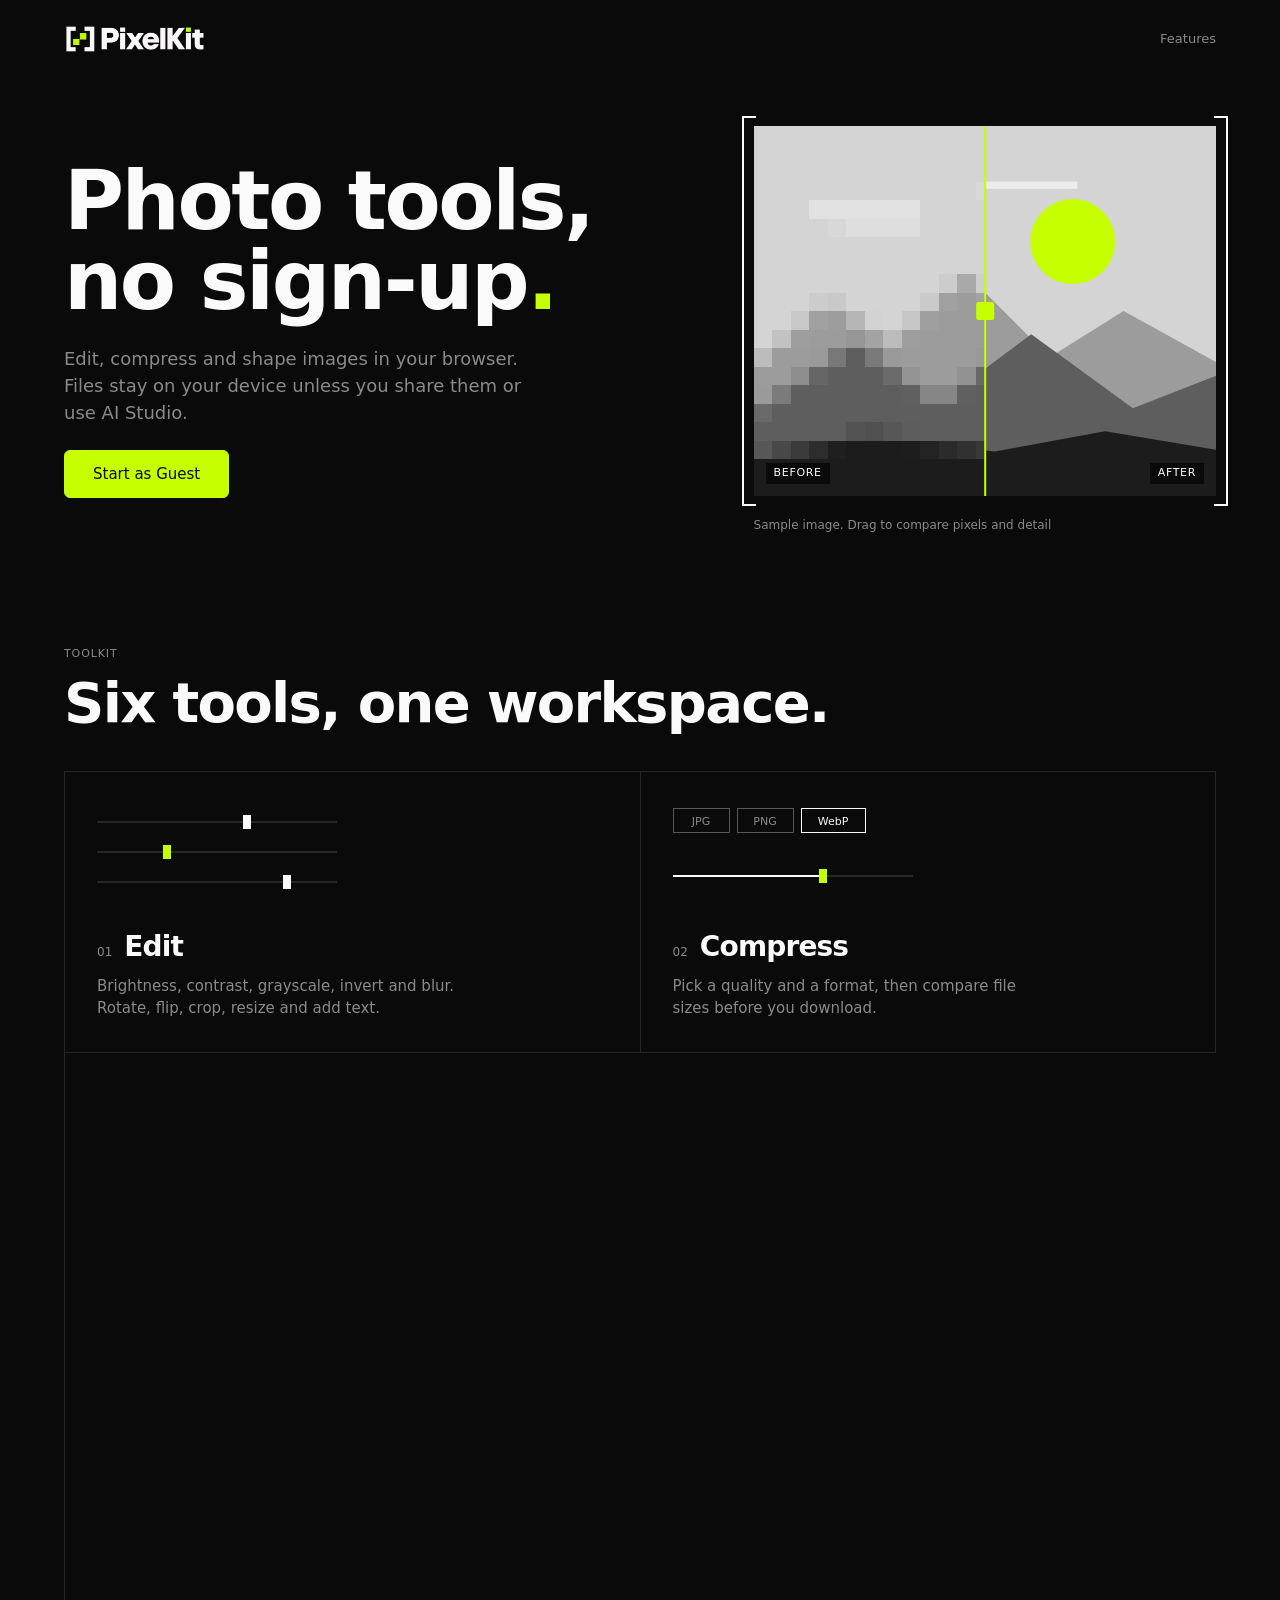
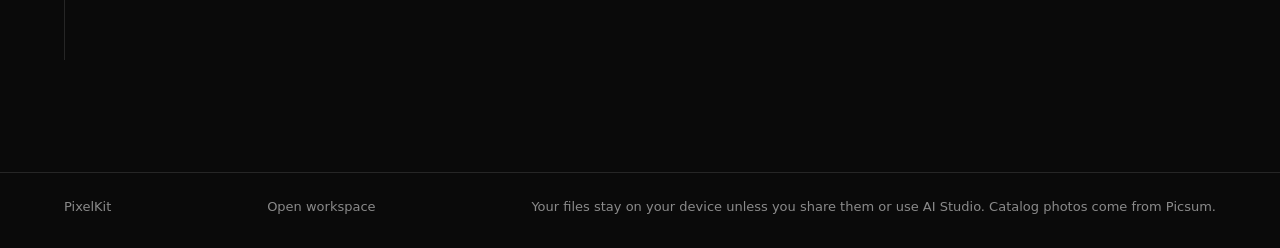
<file: index.html>
<!doctype html>
<html lang="en">
<head>
<meta charset="utf-8">
<meta name="viewport" content="width=device-width, initial-scale=1">
<meta name="description" content="PixelKit is a photo toolkit that runs in your browser: edit, compress, make memes and posts, and find images.">
<meta name="theme-color" content="#0a0a0a">
<meta http-equiv="Content-Security-Policy" content="default-src 'self'; script-src 'self'; style-src 'self' https://fonts.googleapis.com; font-src https://fonts.gstatic.com; img-src 'self' data: blob:; connect-src 'self'; object-src 'none'; base-uri 'self'">
<link rel="icon" type="image/png" href="assets/PixelKit_Icon_Transparent.png">
<link rel="preconnect" href="https://fonts.googleapis.com">
<link rel="preconnect" href="https://fonts.gstatic.com" crossorigin>
<link rel="stylesheet" href="https://fonts.googleapis.com/css2?family=Inter:wght@400;500&family=Space+Grotesk:wght@700&display=swap">
<link rel="stylesheet" href="css/tokens.css">
<link rel="stylesheet" href="css/base.css">
<title>PixelKit — Photo toolkit in your browser</title>
<link rel="stylesheet" href="css/landing.css">
</head>
<body class="landing">
<header class="wrap site-header">
  <a class="logo" href="index.html" aria-label="PixelKit home"><img src="assets/PixelKit_Logo_Transparent.png" alt="PixelKit"></a>
  <a class="text-link" href="#features">Features</a>
</header>

<main>
  <section class="wrap hero">
    <div class="hero__copy">
      <h1><span>Photo tools,</span> <span>no sign-up<span class="dot">.</span></span></h1>
      <p>Edit, compress and shape images in your browser. Files stay on your device unless you share them or use AI Studio.</p>
      <a class="btn btn--primary btn--lg" href="app.html">Start as Guest</a>
    </div>
    <figure class="hero__preview">
      <div class="compare">
        <img src="assets/hero-sample.svg" width="500" height="400" alt="Sample landscape image with a lime sun">
      </div>
      <figcaption>Sample image. Drag to compare pixels and detail</figcaption>
    </figure>
  </section>

  <section class="wrap features" id="features" aria-labelledby="features-title">
    <div class="features__head">
      <p class="eyebrow">Toolkit</p>
      <h2 id="features-title">Six tools, one workspace.</h2>
    </div>
    <div class="features__grid">
      <article class="module">
        <svg class="module__visual" viewBox="0 0 240 96" aria-hidden="true">
          <line class="v-line" x1="0" y1="18" x2="240" y2="18"/><rect class="v-knob" x="146" y="11" width="8" height="14"/>
          <line class="v-line" x1="0" y1="48" x2="240" y2="48"/><rect class="v-lime" x="66" y="41" width="8" height="14"/>
          <line class="v-line" x1="0" y1="78" x2="240" y2="78"/><rect class="v-knob" x="186" y="71" width="8" height="14"/>
        </svg>
        <h3><span class="module__n">01</span>Edit</h3>
        <p>Brightness, contrast, grayscale, invert and blur. Rotate, flip, crop, resize and add text.</p>
      </article>
      <article class="module">
        <svg class="module__visual" viewBox="0 0 240 96" aria-hidden="true">
          <rect class="v-box" x="0.5" y="4.5" width="56" height="24"/><text class="v-text" x="28" y="21" text-anchor="middle">JPG</text>
          <rect class="v-box" x="64.5" y="4.5" width="56" height="24"/><text class="v-text" x="92" y="21" text-anchor="middle">PNG</text>
          <rect class="v-box v-box--on" x="128.5" y="4.5" width="64" height="24"/><text class="v-text v-text--on" x="160" y="21" text-anchor="middle">WebP</text>
          <line class="v-line" x1="0" y1="72" x2="240" y2="72"/>
          <line class="v-fill" x1="0" y1="72" x2="150" y2="72"/><rect class="v-lime" x="146" y="65" width="8" height="14"/>
        </svg>
        <h3><span class="module__n">02</span>Compress</h3>
        <p>Pick a quality and a format, then compare file sizes before you download.</p>
      </article>
      <article class="module">
        <svg class="module__visual" viewBox="0 0 240 96" aria-hidden="true">
          <rect class="v-box" x="0.5" y="12.5" width="72" height="72"/>
          <rect class="v-knob" x="10" y="20" width="53" height="6"/><rect class="v-lime" x="10" y="70" width="53" height="6"/>
          <rect class="v-box" x="88.5" y="8.5" width="40.5" height="72"/>
          <rect class="v-knob" x="96" y="16" width="25" height="6"/><rect class="v-lime" x="96" y="66" width="25" height="6"/>
          <text class="v-text" x="148" y="38">Post · 1:1</text>
          <text class="v-text" x="148" y="62">Status · 9:16</text>
        </svg>
        <h3><span class="module__n">03</span>Meme &amp; Post</h3>
        <p>Top and bottom text with Instagram and WhatsApp Status sizes.</p>
      </article>
      <article class="module">
        <svg class="module__visual" viewBox="0 0 240 96" aria-hidden="true">
          <rect class="v-lime" x="8" y="18" width="104" height="60"/><circle class="v-knob" cx="96" cy="56" r="30"/>
          <rect class="v-box v-box--on" x="60.5" y="20.5" width="71" height="71"/>
          <text class="v-text v-text--on" x="152" y="44">Logo</text><text class="v-text" x="152" y="68">PNG</text>
        </svg>
        <h3><span class="module__n">04</span>Logo Maker</h3>
        <p>Add text, rectangles and circles, drag them into place and set their layer order. Export a PNG with a transparent or solid background.</p>
      </article>
      <article class="module">
        <svg class="module__visual" viewBox="0 0 240 96" aria-hidden="true">
          <rect class="v-tile" x="0" y="6" width="38" height="38" fill-opacity=".14"/><rect class="v-tile" x="46" y="6" width="38" height="38" fill-opacity=".28"/>
          <rect class="v-lime" x="92" y="6" width="38" height="38"/><rect class="v-tile" x="138" y="6" width="38" height="38" fill-opacity=".2"/>
          <rect class="v-tile" x="0" y="52" width="38" height="38" fill-opacity=".3"/><rect class="v-tile" x="46" y="52" width="38" height="38" fill-opacity=".16"/>
          <rect class="v-tile" x="92" y="52" width="38" height="38" fill-opacity=".24"/><rect class="v-tile" x="138" y="52" width="38" height="38" fill-opacity=".12"/>
        </svg>
        <h3><span class="module__n">05</span>Discover</h3>
        <p>Browse free photos from Picsum and send one straight into your workspace.</p>
      </article>
      <article class="module">
        <svg class="module__visual" viewBox="0 0 240 96" aria-hidden="true">
          <rect class="v-box" x="0.5" y="24.5" width="120" height="24"/><text class="v-text" x="10" y="41">Prompt</text>
          <path class="v-line" d="M140 36h24"/>
          <rect class="v-box v-box--on" x="180.5" y="4.5" width="56" height="64"/><rect class="v-lime" x="196" y="20" width="24" height="24"/>
          <line class="v-line" x1="0" y1="84" x2="240" y2="84"/>
        </svg>
        <h3><span class="module__n">06</span>AI Studio</h3>
        <p>Describe an image and AI draws it for free. Then change it with words, download it or open it in another tool.</p>
      </article>
    </div>
  </section>
</main>

<footer class="site-footer"><div class="wrap site-footer__row">
  <span>PixelKit</span>
  <a class="text-link" href="app.html">Open workspace</a>
  <span>Your files stay on your device unless you share them or use AI Studio. Catalog photos come from Picsum.</span>
</div></footer>
<script type="module" src="js/landing.js"></script>
</body>
</html>
</file>
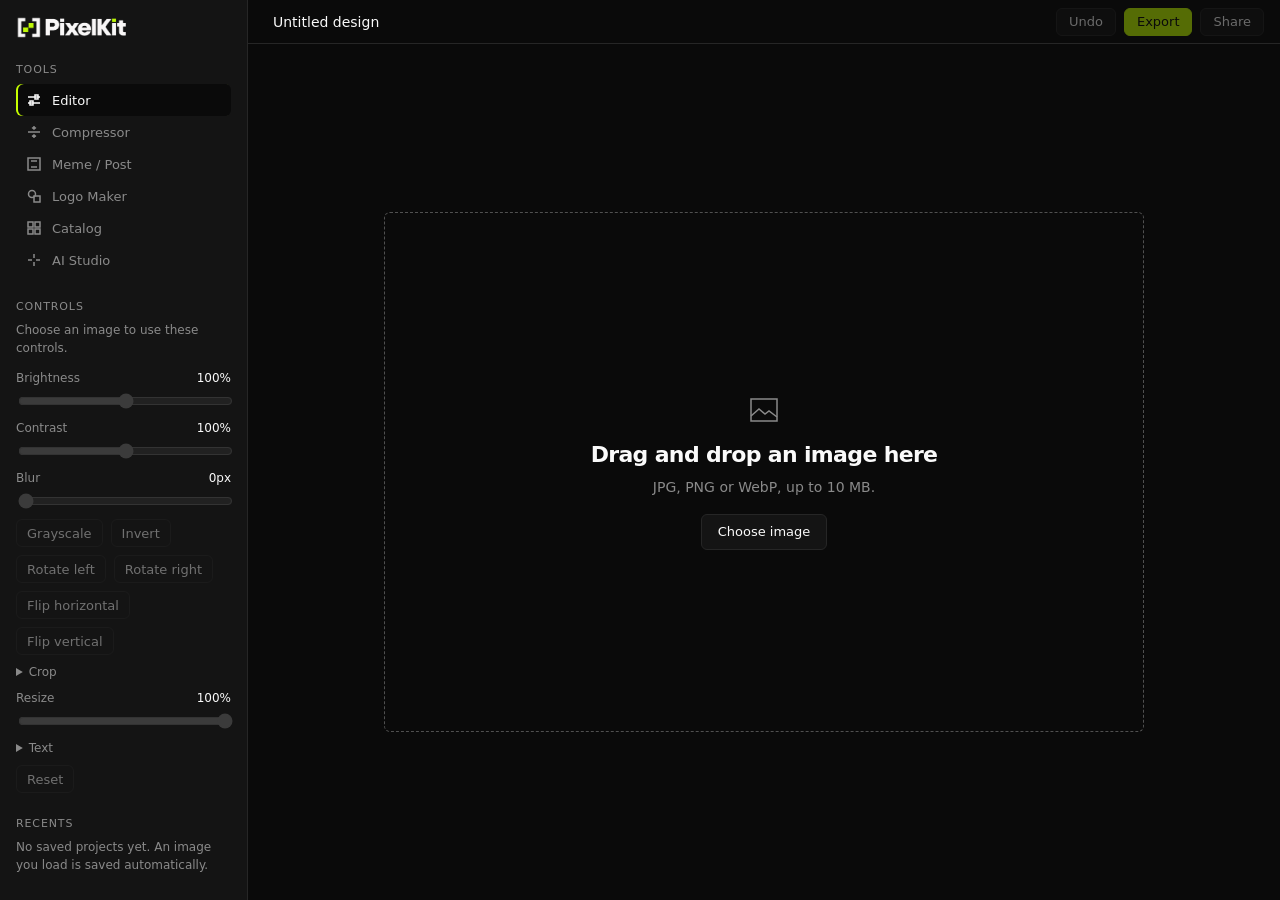
<file: app.html>
<!doctype html>
<html lang="en">
<head>
<meta charset="utf-8">
<meta name="viewport" content="width=device-width, initial-scale=1">
<meta http-equiv="Content-Security-Policy" content="default-src 'self'; script-src 'self'; style-src 'self' https://fonts.googleapis.com; font-src https://fonts.gstatic.com; img-src 'self' data: blob: https://picsum.photos https://fastly.picsum.photos; connect-src 'self' https://picsum.photos https://fastly.picsum.photos https://pixelkit-ai.hashir-dev.workers.dev; object-src 'none'; base-uri 'self'">
<link rel="icon" type="image/png" href="assets/PixelKit_Icon_Transparent.png">
<link rel="preconnect" href="https://fonts.googleapis.com">
<link rel="preconnect" href="https://fonts.gstatic.com" crossorigin>
<link rel="stylesheet" href="https://fonts.googleapis.com/css2?family=Inter:wght@400;500&family=Space+Grotesk:wght@700&display=swap">
<link rel="stylesheet" href="css/tokens.css">
<link rel="stylesheet" href="css/base.css">
<title>Editor — PixelKit</title>
<link rel="stylesheet" href="css/workspace.css">
</head>
<body class="workspace">
<h1 class="visually-hidden">PixelKit workspace</h1>

<aside class="console" aria-label="Console">
  <a class="logo" href="index.html" aria-label="Back to PixelKit home"><img src="assets/PixelKit_Logo_Transparent.png" alt="PixelKit"></a>

  <nav class="panel tools" aria-labelledby="tools-title">
    <h2 id="tools-title">Tools</h2>
    <ul>
      <li><button class="tool" type="button" data-tool="editor" aria-current="true">
        <svg viewBox="0 0 16 16" aria-hidden="true"><path d="M2 5h12M2 11h12"/><rect x="9" y="3" width="3" height="4"/><rect x="4" y="9" width="3" height="4"/></svg><span>Editor</span></button></li>
      <li><button class="tool" type="button" data-tool="compressor">
        <svg viewBox="0 0 16 16" aria-hidden="true"><path d="M2 8h12M8 2v3M6 3.5l2 1.5 2-1.5M8 14v-3M6 12.5L8 11l2 1.5"/></svg><span>Compressor</span></button></li>
      <li><button class="tool" type="button" data-tool="meme">
        <svg viewBox="0 0 16 16" aria-hidden="true"><rect x="2" y="2" width="12" height="12"/><path d="M5 5h6M5 11h6"/></svg><span>Meme / Post</span></button></li>
      <li><button class="tool" type="button" data-tool="logo">
        <svg viewBox="0 0 16 16" aria-hidden="true"><circle cx="6" cy="6" r="3.5"/><rect x="8" y="8" width="6" height="6"/></svg><span>Logo Maker</span></button></li>
      <li><button class="tool" type="button" data-tool="catalog">
        <svg viewBox="0 0 16 16" aria-hidden="true"><rect x="2" y="2" width="5" height="5"/><rect x="9" y="2" width="5" height="5"/><rect x="2" y="9" width="5" height="5"/><rect x="9" y="9" width="5" height="5"/></svg><span>Catalog</span></button></li>
      <li><button class="tool" type="button" data-tool="ai">
        <svg viewBox="0 0 16 16" aria-hidden="true"><path d="M8 2v4M8 10v4M2 8h4M10 8h4"/></svg><span>AI Studio</span></button></li>
    </ul>
  </nav>

  <section class="panel panel--controls" aria-labelledby="controls-title">
    <h2 id="controls-title">Controls</h2>

    <div data-controls="editor">
      <p class="note" id="editor-note"></p>
      <div class="fields">
        <label class="field" for="brightness"><span>Brightness <output id="out-brightness"></output></span><input type="range" id="brightness" min="0" max="200" value="100" disabled></label>
        <label class="field" for="contrast"><span>Contrast <output id="out-contrast"></output></span><input type="range" id="contrast" min="0" max="200" value="100" disabled></label>
        <label class="field" for="blur"><span>Blur <output id="out-blur"></output></span><input type="range" id="blur" min="0" max="20" value="0" disabled></label>
        <button class="btn" type="button" id="grayscale" aria-pressed="false" disabled>Grayscale</button>
        <button class="btn" type="button" id="invert" aria-pressed="false" disabled>Invert</button>
        <button class="btn" type="button" id="rotate-left" disabled>Rotate left</button>
        <button class="btn" type="button" id="rotate-right" disabled>Rotate right</button>
        <button class="btn" type="button" id="flip-h" aria-pressed="false" disabled>Flip horizontal</button>
        <button class="btn" type="button" id="flip-v" aria-pressed="false" disabled>Flip vertical</button>
        <details>
          <summary>Crop</summary>
          <div class="fields">
            <label class="field" for="crop-left"><span>Trim left <output id="out-crop-left"></output></span><input type="range" id="crop-left" min="0" max="90" value="0" disabled></label>
            <label class="field" for="crop-top"><span>Trim top <output id="out-crop-top"></output></span><input type="range" id="crop-top" min="0" max="90" value="0" disabled></label>
            <label class="field" for="crop-right"><span>Trim right <output id="out-crop-right"></output></span><input type="range" id="crop-right" min="0" max="90" value="0" disabled></label>
            <label class="field" for="crop-bottom"><span>Trim bottom <output id="out-crop-bottom"></output></span><input type="range" id="crop-bottom" min="0" max="90" value="0" disabled></label>
          </div>
        </details>
        <label class="field" for="resize"><span>Resize <output id="out-resize"></output></span><input type="range" id="resize" min="10" max="100" value="100" disabled></label>
        <details>
          <summary>Text</summary>
          <div class="fields">
            <label class="field" for="overlay-text"><span>Text <output id="out-overlay-text"></output></span><input type="text" id="overlay-text" maxlength="60" disabled></label>
            <label class="field"><span>Text colour</span><input type="color" id="overlay-color" value="#ffffff" disabled></label>
            <label class="field" for="overlay-size"><span>Text size <output id="out-overlay-size"></output></span><input type="range" id="overlay-size" min="2" max="30" value="8" disabled></label>
            <label class="field" for="overlay-x"><span>Text position X <output id="out-overlay-x"></output></span><input type="range" id="overlay-x" min="0" max="100" value="50" disabled></label>
            <label class="field" for="overlay-y"><span>Text position Y <output id="out-overlay-y"></output></span><input type="range" id="overlay-y" min="0" max="100" value="50" disabled></label>
          </div>
        </details>
        <button class="btn" type="button" id="reset" disabled>Reset</button>
      </div>
    </div>

    <div data-controls="compressor" hidden>
      <p class="note" id="compressor-note"></p>
      <div class="fields">
        <label class="field" for="c-quality"><span>Quality <output id="out-quality"></output></span><input type="range" id="c-quality" min="1" max="100" value="75" disabled></label>
        <button class="btn" type="button" data-format="image/jpeg" aria-pressed="true" disabled>JPG</button>
        <button class="btn" type="button" data-format="image/png" aria-pressed="false" disabled>PNG</button>
        <button class="btn" type="button" data-format="image/webp" aria-pressed="false" disabled>WebP</button>
      </div>
    </div>

    <div data-controls="meme" hidden>
      <p class="note" id="meme-note"></p>
      <div class="fields">
        <label class="field"><span>Top text</span><input type="text" id="meme-top" maxlength="100" disabled></label>
        <label class="field"><span>Bottom text</span><input type="text" id="meme-bottom" maxlength="100" disabled></label>
        <label class="field"><span>Font</span>
          <select id="meme-font" disabled>
            <option value="impact">Impact</option>
            <option value="arial">Arial</option>
            <option value="georgia">Georgia</option>
            <option value="courier">Courier New</option>
          </select>
        </label>
        <label class="field"><span>Text colour</span><input type="color" id="meme-color" value="#ffffff" disabled></label>
        <label class="field" for="meme-size"><span>Text size <output id="out-meme-size"></output></span><input type="range" id="meme-size" min="4" max="20" value="10" disabled></label>
      </div>
      <p class="group-label">Size preset</p>
      <div class="fields">
        <button class="btn" type="button" data-preset="square" aria-pressed="true" disabled>Instagram post</button>
        <button class="btn" type="button" data-preset="portrait" aria-pressed="false" disabled>Instagram portrait</button>
        <button class="btn" type="button" data-preset="status" aria-pressed="false" disabled>WhatsApp Status</button>
      </div>
      <p class="group-label">Export format</p>
      <div class="fields">
        <button class="btn" type="button" data-export-type="image/jpeg" aria-pressed="true" disabled>JPG</button>
        <button class="btn" type="button" data-export-type="image/png" aria-pressed="false" disabled>PNG</button>
      </div>
    </div>

    <div data-controls="logo" hidden>
      <p class="note" id="logo-note"></p>
      <div class="fields">
        <button class="btn" type="button" data-add="text">Add text</button>
        <button class="btn" type="button" data-add="rect">Add rectangle</button>
        <button class="btn" type="button" data-add="circle">Add circle</button>
      </div>

      <p class="group-label">Elements</p>
      <ul id="logo-list" class="element-list"></ul>
      <p class="note" id="logo-list-empty">No elements yet.</p>

      <p class="group-label">Selected element</p>
      <div class="fields">
        <label class="field" for="logo-text"><span>Text <output id="out-logo-text"></output></span><input type="text" id="logo-text" maxlength="40" disabled></label>
        <label class="field"><span>Font</span>
          <select id="logo-font" disabled>
            <option value="impact">Impact</option>
            <option value="arial">Arial</option>
            <option value="georgia">Georgia</option>
            <option value="courier">Courier New</option>
          </select>
        </label>
        <label class="field"><span>Colour</span><input type="color" id="logo-color" value="#ffffff" disabled></label>
        <label class="field" for="logo-size"><span>Size <output id="out-logo-size"></output></span><input type="range" id="logo-size" min="20" max="1000" value="160" disabled></label>
        <label class="field" for="logo-x"><span>Position X <output id="out-logo-x"></output></span><input type="range" id="logo-x" min="0" max="1000" value="500" disabled></label>
        <label class="field" for="logo-y"><span>Position Y <output id="out-logo-y"></output></span><input type="range" id="logo-y" min="0" max="1000" value="500" disabled></label>
        <button class="btn" type="button" id="logo-delete" disabled>Delete element</button>
      </div>

      <p class="group-label">Background</p>
      <div class="fields">
        <button class="btn" type="button" id="logo-bg-toggle" aria-pressed="false">Solid colour</button>
        <label class="field"><span>Background colour</span><input type="color" id="logo-bg-color" value="#ffffff" disabled></label>
      </div>

      <p class="group-label">Layers</p>
      <div class="fields">
        <button class="btn" type="button" id="logo-forward" disabled>Bring forward</button>
        <button class="btn" type="button" id="logo-backward" disabled>Send backward</button>
      </div>
    </div>

    <div data-controls="catalog" hidden>
      <p class="note" id="catalog-note"></p>
    </div>

    <div data-controls="ai" hidden>
      <p class="note">Describe an image and AI draws it for free. Your prompt is sent to our free image service (Cloudflare Workers AI). To edit, a small copy of the generated image is sent too. Sharing to Facebook or Snapchat uploads a copy to a public link that works for up to a year.</p>
      <div class="fields">
        <label class="field"><span id="ai-prompt-label">Describe an image</span><textarea id="ai-prompt" rows="5" maxlength="300"></textarea></label>
      </div>
      <div class="fields">
        <button class="btn btn--primary" type="button" id="ai-generate">Generate</button>
      </div>
      <div class="fields" id="ai-editing" hidden>
        <button class="btn" type="button" id="ai-reset" disabled>Reset to original</button>
        <button class="btn" type="button" id="ai-new">New image</button>
      </div>
    </div>
  </section>

  <section class="panel panel--recents" aria-labelledby="recents-title">
    <h2 id="recents-title">Recents</h2>
    <p class="note" id="recents-empty">No saved projects yet. An image you load is saved automatically.</p>
    <ul id="recents-list"></ul>
    <p class="note" id="save-status" role="status"></p>
  </section>
</aside>

<header class="strip">
  <input class="project-name" id="project-name" type="text" maxlength="40" value="Untitled design" aria-label="Project name" disabled>
  <button class="btn" type="button" id="undo" disabled>Undo</button>
  <button class="btn btn--primary" type="button" id="export" disabled>Export</button>
  <div class="share">
    <button class="btn" type="button" id="share-menu-btn" aria-haspopup="menu" aria-expanded="false" aria-controls="share-menu" disabled>Share</button>
    <div class="share__menu" id="share-menu" role="menu" aria-label="Share to" hidden>
      <button class="btn" type="button" role="menuitem" data-share="facebook">Facebook</button>
      <button class="btn" type="button" role="menuitem" data-share="snapchat">Snapchat</button>
      <button class="btn" type="button" role="menuitem" data-share="instagram">Instagram</button>
      <button class="btn" type="button" role="menuitem" data-share="app">More apps (TikTok…)</button>
    </div>
  </div>
</header>

<main class="canvas">
  <section class="stage" data-stage="editor" aria-label="Editor canvas">
    <p class="error" id="editor-error" role="alert" hidden></p>
    <div class="dropzone" id="editor-dropzone">
      <svg viewBox="0 0 32 32" aria-hidden="true"><rect x="3" y="5" width="26" height="22"/><path d="M3 22l8-7 6 5 4-3 8 6"/></svg>
      <h2>Drag and drop an image here</h2>
      <p>JPG, PNG or WebP, up to 10 MB.</p>
      <button class="btn" type="button" id="choose-image" data-choose>Choose image</button>
    </div>
    <div class="preview" id="editor-preview" hidden>
      <canvas id="editor-canvas" role="img" aria-label="Preview of the edited image"></canvas>
      <p class="meta"><span id="file-name"></span> · <span id="file-dims"></span></p>
    </div>
    <input type="file" id="file-input" accept="image/jpeg,image/png,image/webp" hidden>
  </section>

  <section class="stage" data-stage="compressor" aria-label="Compressor canvas" hidden>
    <p class="error" id="compressor-error" role="alert" hidden></p>
    <div class="dropzone" id="compressor-empty">
      <svg viewBox="0 0 32 32" aria-hidden="true"><rect x="3" y="5" width="26" height="22"/><path d="M3 22l8-7 6 5 4-3 8 6"/></svg>
      <h2>Add an image to compress</h2>
      <p>The Compressor works on the image loaded in the Editor. An image you choose here opens in both.</p>
      <button class="btn" type="button" data-choose>Choose image</button>
    </div>
    <div class="preview" id="compressor-result" hidden>
      <img id="compressor-preview" alt="Preview of the compressed image">
      <dl class="stats">
        <div><dt>Before</dt><dd id="size-before"></dd></div>
        <div><dt>After</dt><dd id="size-after"></dd></div>
        <div><dt>Change</dt><dd id="size-change"></dd></div>
        <div><dt>Output format</dt><dd id="out-format"></dd></div>
      </dl>
      <p class="note" id="compressor-message" role="status"></p>
      <div class="fields">
        <button class="btn btn--primary" type="button" id="c-download" disabled>Download</button>
        <div class="share">
          <button class="btn" type="button" id="c-share-menu-btn" aria-haspopup="menu" aria-expanded="false" aria-controls="c-share-menu" disabled>Share</button>
          <div class="share__menu" id="c-share-menu" role="menu" aria-label="Share to" hidden>
            <button class="btn" type="button" role="menuitem" data-share="facebook">Facebook</button>
            <button class="btn" type="button" role="menuitem" data-share="snapchat">Snapchat</button>
            <button class="btn" type="button" role="menuitem" data-share="instagram">Instagram</button>
            <button class="btn" type="button" role="menuitem" data-share="app">More apps (TikTok…)</button>
          </div>
        </div>
      </div>
    </div>
  </section>

  <section class="stage" data-stage="meme" aria-label="Meme and post canvas" hidden>
    <p class="error" id="meme-error" role="alert" hidden></p>
    <div class="dropzone" id="meme-empty">
      <svg viewBox="0 0 32 32" aria-hidden="true"><rect x="3" y="5" width="26" height="22"/><path d="M9 11h14M9 21h14"/></svg>
      <h2>Add an image for your meme or post</h2>
      <p>Top and bottom text, with Instagram and WhatsApp Status sizes. The image is shared with the Editor and Compressor.</p>
      <button class="btn" type="button" data-choose>Choose image</button>
    </div>
    <div class="preview" id="meme-result" hidden>
      <canvas id="meme-canvas" role="img" aria-label="Preview of the meme"></canvas>
      <p class="meta" id="meme-meta"></p>
      <p class="note" id="meme-message" role="status"></p>
    </div>
  </section>

  <section class="stage" data-stage="logo" aria-label="Logo Maker canvas" hidden>
    <div class="preview">
      <canvas id="logo-canvas" width="1000" height="1000" role="group" tabindex="0" aria-label="Logo canvas. Drag an element to move it, or select it and use the arrow keys. Hold Shift for bigger steps."></canvas>
      <p class="meta" id="logo-meta"></p>
      <p class="note" id="logo-message" role="status"></p>
    </div>
  </section>

  <section class="stage" data-stage="catalog" aria-label="Catalog canvas" hidden>
    <p class="error" id="catalog-use-error" role="alert" hidden></p>
    <div class="catalog" id="catalog-scroll">
      <p class="meta">Free photos from Picsum (picsum.photos). Choose one to open it in the Editor.</p>
      <ul class="catalog-grid" id="catalog-grid"></ul>
      <div id="catalog-sentinel" aria-hidden="true"></div>
      <div class="catalog-status" role="status">
        <span id="catalog-status-text"></span>
        <button class="btn" type="button" id="catalog-retry" hidden>Retry</button>
      </div>
    </div>
  </section>

  <section class="stage" data-stage="ai" aria-label="AI Studio canvas" hidden>
    <p class="error" id="ai-error" role="alert" hidden></p>
    <p class="note" id="ai-status" role="status"></p>
    <div class="dropzone" id="ai-empty">
      <svg viewBox="0 0 32 32" aria-hidden="true"><path d="M16 4v8M16 20v8M4 16h8M20 16h8"/></svg>
      <h2>Describe an image</h2>
      <p>Write a prompt and press Generate. Then download it or open it in another tool.</p>
    </div>
    <div class="preview" id="ai-result" hidden>
      <img id="ai-image" alt="Image generated from your prompt">
      <p class="meta" id="ai-model">Generated by Cloudflare Workers AI (FLUX.1 schnell)</p>
      <div class="fields">
        <button class="btn btn--primary" type="button" id="ai-download">Download</button>
        <div class="share">
          <button class="btn" type="button" id="ai-share-menu-btn" aria-haspopup="menu" aria-expanded="false" aria-controls="ai-share-menu">Share</button>
          <div class="share__menu" id="ai-share-menu" role="menu" aria-label="Share to" hidden>
            <button class="btn" type="button" role="menuitem" data-share="facebook">Facebook</button>
            <button class="btn" type="button" role="menuitem" data-share="snapchat">Snapchat</button>
            <button class="btn" type="button" role="menuitem" data-share="instagram">Instagram</button>
            <button class="btn" type="button" role="menuitem" data-share="app">More apps (TikTok…)</button>
          </div>
        </div>
        <button class="btn" type="button" data-ai-open="editor">Open in Editor</button>
        <button class="btn" type="button" data-ai-open="compressor">Open in Compressor</button>
        <button class="btn" type="button" data-ai-open="meme">Open in Meme</button>
      </div>
    </div>
  </section>
</main>

<dialog class="confirm" id="confirm-dialog" aria-labelledby="confirm-title" aria-describedby="confirm-message">
  <h2 class="confirm__title" id="confirm-title"></h2>
  <p class="confirm__message" id="confirm-message"></p>
  <div class="fields confirm__actions">
    <button class="btn" type="button" id="confirm-cancel">Cancel</button>
    <button class="btn btn--danger" type="button" id="confirm-ok">Confirm</button>
  </div>
</dialog>

<script type="module" src="js/app.js"></script>
</body>
</html>
</file>
<file: css/tokens.css>
:root {
  --bg: #0a0a0a;
  --surface: #141414;
  --border: #262626;
  --text: #fafafa;
  --muted: #8a8a8a;
  --accent: #c6ff00;
  --on-accent: #0a0a0a;

  --font-display: "Space Grotesk", system-ui, sans-serif;
  --font-ui: "Inter", system-ui, sans-serif;

  --radius: 6px;
  --t-fast: 150ms;
  --t-base: 250ms;
}
</file>
<file: css/base.css>
*, *::before, *::after { box-sizing: border-box; }

html { color-scheme: dark; }

body {
  margin: 0;
  background: var(--bg);
  color: var(--text);
  font: 400 14px/1.5 var(--font-ui);
  -webkit-font-smoothing: antialiased;
}

h1, h2, h3 {
  margin: 0;
  font-family: var(--font-display);
  font-weight: 700;
  letter-spacing: -0.03em;
}

a { color: inherit; }

img { display: block; max-width: 100%; }

.btn {
  display: inline-flex;
  align-items: center;
  justify-content: center;
  height: 36px;
  padding: 0 16px;
  border: 1px solid var(--border);
  border-radius: var(--radius);
  background: var(--surface);
  color: var(--text);
  font: 500 13px var(--font-ui);
  text-decoration: none;
  cursor: pointer;
  transition: transform var(--t-fast), border-color var(--t-fast), background var(--t-fast);
}

.btn--primary {
  background: var(--accent);
  border-color: var(--accent);
  color: var(--on-accent);
}

/* The logo PNG holds the wordmark plus a second icon on the right; crop to the wordmark (1115 of 1506px). */
.logo {
  display: block;
  overflow: hidden;
  aspect-ratio: 1115 / 236;
}
.logo img { max-width: none; width: calc(1506 / 1115 * 100%); }

/* ---------- Interaction states: the one place for hover, keyboard focus, pressed and disabled ----------
   Same look on every clickable element. Hover only on devices that really hover, so a tap never leaves a stuck
   hover look. No state changes an element's size or position in the layout. :where() keeps each rule as weak as a plain
   :hover, so page rules such as landing.css still win, while disabled buttons get no hover or pressed effect. */
:focus-visible { outline: 2px solid var(--accent); outline-offset: 2px; }
.tool:focus-visible, .recent:focus-visible, .recent-delete:focus-visible, .element-item:focus-visible { outline-offset: -2px; } /* inside, so scrolling lists do not cut it off */

@media (hover: hover) {
  .btn:where(:not(:disabled)):hover { border-color: var(--muted); }
  .btn--primary:where(:not(:disabled)):hover { border-color: var(--accent); transform: translateY(-1px); }
  .btn--danger:where(:not(:disabled)):hover { border-color: var(--danger); transform: translateY(-1px); }
  .tool:hover, .element-item:hover { color: var(--text); background: var(--border); }
  .recent:hover { background: var(--border); }
  .recent-delete:hover { background: var(--border); color: var(--danger); }
  .project-name:where(:not(:disabled)):hover { border-color: var(--border); }
  .fields summary:hover { color: var(--text); }
}

/* Pressed: a darker fill. Coloured buttons keep their colour, slightly darker, and drop the hover lift. */
.btn:where(:not(:disabled)):active, .tool:active, .recent:active, .recent-delete:active, .element-item:active { background: var(--bg); }
.btn--primary:where(:not(:disabled)):active { background: var(--accent); filter: brightness(0.85); transform: none; }
.btn--danger:where(:not(:disabled)):active { background: var(--danger); filter: brightness(0.85); transform: none; }

.btn:disabled { opacity: 0.4; cursor: not-allowed; }

@media (prefers-reduced-motion: reduce) {
  *, *::before, *::after { transition-duration: 0.01ms !important; animation-duration: 0.01ms !important; }
  .btn--primary:where(:not(:disabled)):hover, .btn--danger:where(:not(:disabled)):hover { transform: none; }
}
</file>
<file: css/landing.css>
.wrap { max-width: 1200px; margin: 0 auto; padding: 0 24px; }

.text-link { color: var(--muted); text-decoration: none; font-size: 13px; transition: color var(--t-fast); }
.text-link:hover { color: var(--text); }

.landing .btn--lg { height: 48px; padding: 0 28px; font-size: 15px; }
.landing .btn:active { transform: scale(0.97); transition-duration: 125ms; }

/* Header */
.site-header { display: flex; align-items: center; justify-content: space-between; padding-top: 24px; padding-bottom: 24px; }
.site-header .logo { width: 140px; }

/* Hero */
.hero { display: grid; grid-template-columns: minmax(0, 1.15fr) minmax(0, 0.85fr); gap: 64px; align-items: center; padding-top: 48px; padding-bottom: 112px; overflow-x: clip; /* the shifted divider box is wider than the frame */ }
.hero__copy { display: flex; flex-direction: column; align-items: flex-start; gap: 24px; }
.hero h1 { font-size: clamp(44px, 6.4vw, 96px); line-height: 0.98; }
.hero h1 > span:first-child { display: block; }
.hero .dot { color: var(--accent); }
.hero p { margin: 0; max-width: 40ch; color: var(--muted); font-size: 18px; }

.hero__copy > *, .hero__preview { animation: rise 500ms ease-out both; }
.hero__copy > :nth-child(2) { animation-delay: 60ms; }
.hero__copy > :nth-child(3) { animation-delay: 120ms; }
.hero__preview { animation-delay: 180ms; margin: 0; }
@keyframes rise { from { opacity: 0; transform: translateY(16px); } }

.hero__preview figcaption { margin-top: 20px; color: var(--muted); font-size: 12px; }

/* Before/after compare. Left of --split is pixelated, right is the sharp <img>. */
.compare { position: relative; --split: 50%; aspect-ratio: 5 / 4; background: var(--surface); }
.compare img { width: 100%; height: 100%; object-fit: cover; }
/* Corner brackets echo the logo. */
.compare::before, .compare::after { content: ""; position: absolute; top: -10px; bottom: -10px; width: 14px; border: 2px solid var(--text); pointer-events: none; }
.compare::before { left: -12px; border-right: 0; }
.compare::after { right: -12px; border-left: 0; }

.compare__pixels { position: absolute; inset: 0; width: 100%; height: 100%; image-rendering: pixelated; clip-path: inset(0 calc(100% - var(--split)) 0 0); }
.compare__divider { position: absolute; inset: 0; width: 100%; transform: translateX(var(--split)); pointer-events: none; }
.compare__divider::before { content: ""; position: absolute; top: 0; bottom: 0; left: -1px; width: 2px; background: var(--accent); }
.compare__divider::after { content: ""; position: absolute; top: 50%; left: -9px; width: 18px; height: 18px; margin-top: -9px; background: var(--accent); border-radius: 2px; }
.compare input { position: absolute; inset: 0; width: 100%; height: 100%; margin: 0; opacity: 0; cursor: ew-resize; touch-action: pan-y; }
.compare input:focus-visible ~ .compare__divider::after { outline: 2px solid var(--text); outline-offset: 3px; }

.compare__tag { position: absolute; bottom: 12px; padding: 2px 8px; background: var(--bg); color: var(--text); font-size: 11px; font-weight: 500; letter-spacing: 0.06em; text-transform: uppercase; pointer-events: none; }
.compare__tag--before { left: 12px; }
.compare__tag--after { right: 12px; }

.compare.is-intro .compare__pixels { transition: clip-path 700ms cubic-bezier(0.22, 1, 0.36, 1); }
.compare.is-intro .compare__divider { transition: transform 700ms cubic-bezier(0.22, 1, 0.36, 1); }

/* Features: one hairline table instead of separate cards. With an odd number of cards, the last one spans the whole row. */
.features { padding-bottom: 112px; }
.features__head { margin-bottom: 40px; }
.eyebrow { margin: 0 0 12px; color: var(--muted); font-size: 11px; font-weight: 500; letter-spacing: 0.08em; text-transform: uppercase; }
.features h2 { font-size: clamp(32px, 4.5vw, 56px); line-height: 1.02; }

.features__grid { display: grid; grid-template-columns: repeat(2, minmax(0, 1fr)); border-top: 1px solid var(--border); border-left: 1px solid var(--border); }
.module { padding: 32px; border-right: 1px solid var(--border); border-bottom: 1px solid var(--border); transition: background var(--t-base); }
.module:last-child:nth-child(odd) { grid-column: 1 / -1; } /* only a last card alone in its row spans both columns */
.module__visual { display: block; width: 100%; max-width: 240px; height: auto; margin-bottom: 32px; overflow: visible; }
.module h3 { display: flex; align-items: baseline; gap: 12px; font-size: 28px; line-height: 1.1; }
.module__n { color: var(--muted); font: 500 12px var(--font-ui); letter-spacing: 0; }
.module p { margin: 12px 0 0; max-width: 38ch; color: var(--muted); font-size: 15px; }

@media (hover: hover) { .module:hover { background: var(--surface); } }

/* Feature visuals (inline SVG) */
.v-line { stroke: var(--muted); stroke-opacity: 0.45; stroke-width: 1; }
.v-fill { stroke: var(--text); stroke-width: 2; }
.v-knob { fill: var(--text); }
.v-lime { fill: var(--accent); }
.v-box { fill: none; stroke: var(--muted); stroke-opacity: 0.6; }
.v-box--on { stroke: var(--text); stroke-opacity: 1; }
.v-text { fill: var(--muted); font: 500 11px var(--font-ui); }
.v-text--on { fill: var(--text); }
.v-tile { fill: var(--muted); }

/* Scroll reveal; the hidden state only exists once animations.js has run. */
.reveal { opacity: 0; transform: translateY(16px); transition: opacity 600ms ease-out, transform 600ms ease-out; }
.reveal.is-visible { opacity: 1; transform: none; }
.module:nth-child(even).reveal { transition-delay: 80ms, 80ms; }

/* Footer */
.site-footer { border-top: 1px solid var(--border); color: var(--muted); font-size: 13px; }
.site-footer__row { display: flex; flex-wrap: wrap; align-items: center; justify-content: space-between; gap: 12px 24px; padding-top: 24px; padding-bottom: 32px; }

@media (max-width: 900px) {
  .hero { grid-template-columns: minmax(0, 1fr); gap: 48px; padding-bottom: 80px; }
  .hero__preview { max-width: 560px; }
  .features { padding-bottom: 80px; }
}
@media (max-width: 640px) {
  .features__grid { grid-template-columns: minmax(0, 1fr); }
  .module { padding: 24px; }
  .module__visual { margin-bottom: 24px; }
}
@media (max-width: 640px), (pointer: coarse) { /* touch screens need tap areas of at least 40px */
  .text-link { display: inline-flex; align-items: center; min-height: 40px; }
}

@media (prefers-reduced-motion: reduce) {
  .hero__copy > *, .hero__preview { animation: none; }
  .reveal { transform: none; }
  .landing .btn:active { transform: none; }
}
</file>
<file: css/workspace.css>
[hidden] { display: none !important; }

/* Errors need a colour that is not the lime accent. Used for error messages only. */
:root { --danger: #ff6b6b; }

.workspace {
  height: 100vh;
  display: grid;
  grid-template-columns: 248px 1fr;
  grid-template-rows: minmax(44px, auto) 1fr; /* the strip grows when its buttons wrap */
  grid-template-areas: "console strip" "console canvas";
}

/* Console */
.console { grid-area: console; display: flex; flex-direction: column; gap: 24px; padding: 16px; overflow-y: auto; background: var(--surface); border-right: 1px solid var(--border); }
.console .logo { width: 110px; flex-shrink: 0; }

.panel h2 { display: flex; align-items: center; justify-content: space-between; margin-bottom: 8px; font: 500 11px var(--font-ui); letter-spacing: 0.08em; text-transform: uppercase; color: var(--muted); }
.note { margin: 0; color: var(--muted); font-size: 12px; }

/* Tools */
.tools ul { margin: 0; padding: 0; list-style: none; }
.tool { display: flex; align-items: center; gap: 10px; width: 100%; height: 32px; padding: 0 10px; border: 0; border-radius: var(--radius); background: transparent; color: var(--muted); font: 400 13px var(--font-ui); text-align: left; cursor: pointer; transition: color var(--t-fast), background var(--t-fast); }
.tool svg { width: 16px; height: 16px; flex-shrink: 0; fill: none; stroke: currentColor; stroke-width: 1.5; }
.tool[aria-current="true"] { color: var(--text); background: var(--bg); box-shadow: inset 2px 0 0 var(--accent); }

/* Recents */
#recents-list { margin: 0; padding: 0; max-height: 220px; overflow-y: auto; list-style: none; }
#recents-list li { display: flex; align-items: center; gap: 2px; }
.recent-delete { flex-shrink: 0; width: 32px; height: 32px; border: 0; border-radius: var(--radius); background: transparent; color: var(--muted); font: 400 18px/1 var(--font-ui); cursor: pointer; transition: color var(--t-fast), background var(--t-fast); }
.recent { display: flex; flex: 1 1 auto; min-width: 0; align-items: center; gap: 10px; padding: 4px 6px; border: 0; border-radius: var(--radius); background: transparent; color: var(--text); font: 400 13px var(--font-ui); text-align: left; cursor: pointer; transition: background var(--t-fast); }
.recent[aria-current="true"] { background: var(--bg); box-shadow: inset 2px 0 0 var(--accent); }
.recent__thumb { flex-shrink: 0; width: 40px; height: 40px; border-radius: 3px; background: var(--bg); object-fit: contain; }
.recent__text { display: flex; flex-direction: column; min-width: 0; }
.recent__name { overflow: hidden; text-overflow: ellipsis; white-space: nowrap; }
.recent__time { color: var(--muted); font-size: 12px; }
#save-status:not(:empty) { margin-top: 8px; }
.note--error { color: var(--danger); }

/* Controls */
.fields { display: flex; flex-wrap: wrap; gap: 8px; margin-top: 12px; }
.field { display: flex; flex-direction: column; gap: 4px; width: 100%; color: var(--muted); font-size: 12px; }
.field input { width: 100%; accent-color: var(--text); }
.field > span { display: flex; justify-content: space-between; }
.field output { color: var(--text); font-variant-numeric: tabular-nums; }
.field input[type="text"], .field select { height: 28px; padding: 0 8px; border: 1px solid var(--border); border-radius: var(--radius); background: var(--bg); color: var(--text); font: 13px var(--font-ui); }
.field textarea { padding: 6px 8px; border: 1px solid var(--border); border-radius: var(--radius); background: var(--bg); color: var(--text); font: 13px var(--font-ui); resize: vertical; }
.field input[type="color"] { height: 28px; padding: 2px; border: 1px solid var(--border); border-radius: var(--radius); background: var(--bg); cursor: pointer; }
.field input:disabled, .field select:disabled { opacity: 0.4; cursor: not-allowed; }
.element-list { width: 100%; margin: 4px 0 0; padding: 0; list-style: none; }
.element-item { display: block; width: 100%; height: 28px; padding: 0 8px; overflow: hidden; border: 0; border-radius: var(--radius); background: transparent; color: var(--muted); font: 400 13px var(--font-ui); text-align: left; text-overflow: ellipsis; white-space: nowrap; cursor: pointer; transition: color var(--t-fast), background var(--t-fast); }
.element-item[aria-pressed="true"] { color: var(--text); background: var(--bg); box-shadow: inset 2px 0 0 var(--accent); }
.fields details { width: 100%; }
.fields summary { color: var(--muted); font-size: 12px; cursor: pointer; }
.group-label { width: 100%; margin: 12px 0 0; color: var(--muted); font-size: 12px; }
.console .btn { height: 28px; padding: 0 10px; }
.btn[aria-pressed="true"] { border-color: var(--accent); color: var(--accent); }

/* Top strip */
.strip { grid-area: strip; display: flex; flex-wrap: wrap; align-items: center; gap: 8px; padding: 2px 16px; border-bottom: 1px solid var(--border); }
.project-name { flex: 0 1 320px; min-width: 0; height: 28px; margin-right: auto; padding: 0 8px; border: 1px solid transparent; border-radius: var(--radius); background: transparent; color: var(--text); font: 500 14px var(--font-ui); text-overflow: ellipsis; transition: border-color var(--t-fast); }
.project-name:disabled { opacity: 1; -webkit-text-fill-color: var(--text); }
.strip .btn { height: 28px; padding: 0 12px; }
/* Share menu: a small list that opens below its Share button, over the content, aligned to the button's right edge. */
.share { position: relative; }
.share__menu { position: absolute; top: calc(100% + 4px); right: 0; z-index: 10; display: flex; flex-direction: column; gap: 4px; min-width: 160px; padding: 4px; border: 1px solid var(--border); border-radius: var(--radius); background: var(--surface); }
.share__menu .btn { justify-content: flex-start; white-space: nowrap; } /* "More apps (TikTok…)" stays on one line; the menu grows instead */
.fields .share__menu { top: auto; bottom: calc(100% + 4px); } /* the Compressor and AI Studio rows sit at the bottom of the canvas, so their menus open upward */

/* Canvas */
.canvas { grid-area: canvas; display: grid; padding: 24px; min-height: 0; }
.stage { display: flex; flex-direction: column; gap: 12px; min-height: 0; height: 100%; min-width: 0; }
.dropzone { display: flex; flex-direction: column; align-items: center; justify-content: center; gap: 8px; width: 100%; max-width: 760px; max-height: 520px; margin: auto; padding: 24px; text-align: center; border: 1px dashed color-mix(in srgb, var(--muted) 55%, transparent); border-radius: var(--radius); flex: 1 1 0; min-height: 0; }
body.is-dragging .dropzone { border-color: var(--accent); }
body.is-dragging .preview { outline: 1px dashed var(--accent); outline-offset: 4px; }
.error { margin: 0; padding: 8px 12px; border: 1px solid var(--danger); border-radius: var(--radius); color: var(--danger); font-size: 13px; }
/* "Are you sure?" dialog (core/confirm.js). The red button is used only for its confirm action. */
.confirm { width: min(400px, calc(100vw - 32px)); padding: 20px; border: 1px solid var(--border); border-radius: var(--radius); background: var(--surface); color: var(--text); }
.confirm::backdrop { background: rgb(0 0 0 / 0.6); }
.confirm__title { font-size: 16px; overflow-wrap: anywhere; }
.confirm__message { margin: 8px 0 0; color: var(--muted); font-size: 13px; }
.confirm__actions { justify-content: flex-end; margin-top: 20px; }
.btn--danger { background: var(--danger); border-color: var(--danger); color: var(--on-accent); }
.error--notice { border-color: var(--border); color: var(--muted); } /* share progress shown in an error box, but not an error */
.preview { display: flex; flex: 1 1 0; flex-direction: column; gap: 8px; min-height: 0; }
.visually-hidden { position: absolute; width: 1px; height: 1px; overflow: hidden; clip-path: inset(50%); white-space: nowrap; }
#logo-canvas { touch-action: none; } /* dragging on the canvas must not scroll the page */
.preview canvas, .preview img { flex: 1 1 0; min-height: 0; width: 100%; object-fit: contain; }
.stats { display: grid; grid-template-columns: repeat(4, minmax(0, 1fr)); gap: 12px; margin: 0; padding-top: 12px; border-top: 1px solid var(--border); }
.stats dt { color: var(--muted); font-size: 11px; font-weight: 500; letter-spacing: 0.08em; text-transform: uppercase; }
.stats dd { margin: 2px 0 0; font-size: 14px; font-variant-numeric: tabular-nums; }
[aria-busy="true"] .stats { opacity: 0.6; }

/* Catalog: the .catalog box scrolls, and the infinite-scroll observer watches it. */
.catalog { flex: 1 1 0; min-height: 0; overflow-y: auto; display: flex; flex-direction: column; gap: 12px; padding-right: 4px; }
.catalog > * { flex-shrink: 0; }
.catalog .meta { white-space: normal; }
.catalog-grid { display: grid; grid-template-columns: repeat(auto-fill, minmax(170px, 1fr)); gap: 16px; margin: 0; padding: 0; list-style: none; }
.catalog-item { display: flex; flex-direction: column; gap: 6px; min-width: 0; }
.catalog-item img { width: 100%; height: auto; aspect-ratio: 3 / 2; object-fit: cover; border-radius: var(--radius); background: var(--surface); }
.catalog-item img.is-broken { visibility: hidden; }
.catalog-item__author { overflow: hidden; text-overflow: ellipsis; white-space: nowrap; color: var(--muted); font-size: 12px; }
.catalog-item .btn { height: 28px; }
.catalog-status { display: flex; flex-wrap: wrap; align-items: center; gap: 12px; min-height: 28px; color: var(--muted); font-size: 13px; }
.meta { margin: 0; overflow: hidden; text-overflow: ellipsis; white-space: nowrap; color: var(--muted); font-size: 12px; }
.dropzone svg { width: 32px; height: 32px; margin-bottom: 8px; fill: none; stroke: var(--muted); stroke-width: 1.5; }
.dropzone h2 { font-size: 22px; line-height: 1.2; }
.dropzone p { margin: 0 0 8px; max-width: 40ch; color: var(--muted); }

/* Touch screens (phones and tablets, whatever their width) need tap areas of at least 40px. */
@media (max-width: 720px), (pointer: coarse) {
  .recent-delete { width: 40px; height: 40px; }
  .tool { min-height: 40px; }
  .fields summary { padding: 11px 0; } /* keeps the open/close arrow */
  .console .btn, .strip .btn, #ai-generate, #ai-download, #ai-reset, #ai-new, [data-ai-open], .share .btn, .confirm .btn, .project-name, .field input[type="text"], .field select, .element-item { min-height: 40px; }
}

/* Narrow screens: tools become a scrolling row, other panels move below the canvas. */
@media (max-width: 720px) {
  .stats { grid-template-columns: repeat(2, minmax(0, 1fr)); }
  /* The strip's Share button can sit anywhere in the row here, so its menu is placed under the strip, at the strip's left padding. */
  .strip { position: relative; }
  .strip .share { position: static; }
  .strip .share__menu { left: 16px; right: auto; }
  .workspace {
    height: auto; min-height: 100vh;
    grid-template-columns: minmax(0, 1fr);
    grid-template-rows: auto minmax(44px, auto) auto minmax(320px, 55vh) auto auto;
    grid-template-areas: "brand" "strip" "tools" "canvas" "controls" "recents";
  }
  .console { display: contents; }
  .console .logo { grid-area: brand; width: 110px; margin: 12px 16px; }
  .tools { grid-area: tools; border-bottom: 1px solid var(--border); background: var(--surface); }
  .tools h2 { position: absolute; width: 1px; height: 1px; overflow: hidden; clip-path: inset(50%); }
  .tools ul { display: grid; grid-template-columns: repeat(3, minmax(0, 1fr)); padding: 8px; gap: 4px; }
  .tool { height: 40px; white-space: nowrap; }
  .tool[aria-current="true"] { box-shadow: inset 0 -2px 0 var(--accent); }
  .panel--controls, .panel--recents { padding: 16px; border-top: 1px solid var(--border); background: var(--surface); }
  .panel--controls { grid-area: controls; }
  .panel--recents { grid-area: recents; }
  .canvas { padding: 16px; }
  .dropzone h2 { font-size: 18px; }
  /* AI Studio on phones: without an image, a one-line hint replaces the tall empty box. In every state the prompt box is 64px and the privacy note comes after the buttons, so Generate is on the first screen when there is no image. */
  .workspace:has([data-stage="ai"]:not([hidden]) > #ai-empty:not([hidden])) {
    grid-template-rows: auto minmax(44px, auto) auto auto auto 1fr;
  }
  #ai-empty { flex: none; padding: 12px 16px; }
  #ai-empty svg, #ai-empty h2 { display: none; }
  #ai-empty p { margin: 0; }
  #ai-prompt { height: 64px; }
  [data-controls="ai"] { display: flex; flex-direction: column; }
  [data-controls="ai"] > .note { order: 1; margin-top: 12px; }
  /* AI Studio with an image: the image keeps its own shape and the actions sit below it instead of shrinking it. */
  .workspace:has([data-stage="ai"]:not([hidden]) > #ai-result:not([hidden])) {
    grid-template-rows: auto minmax(44px, auto) auto auto auto 1fr;
  }
  #ai-result { flex: none; }
  #ai-image { flex: none; height: auto; max-height: 60vh; }
}
@media (max-width: 359px) {
  .tools ul { grid-template-columns: repeat(2, minmax(0, 1fr)); }
}
</file>
